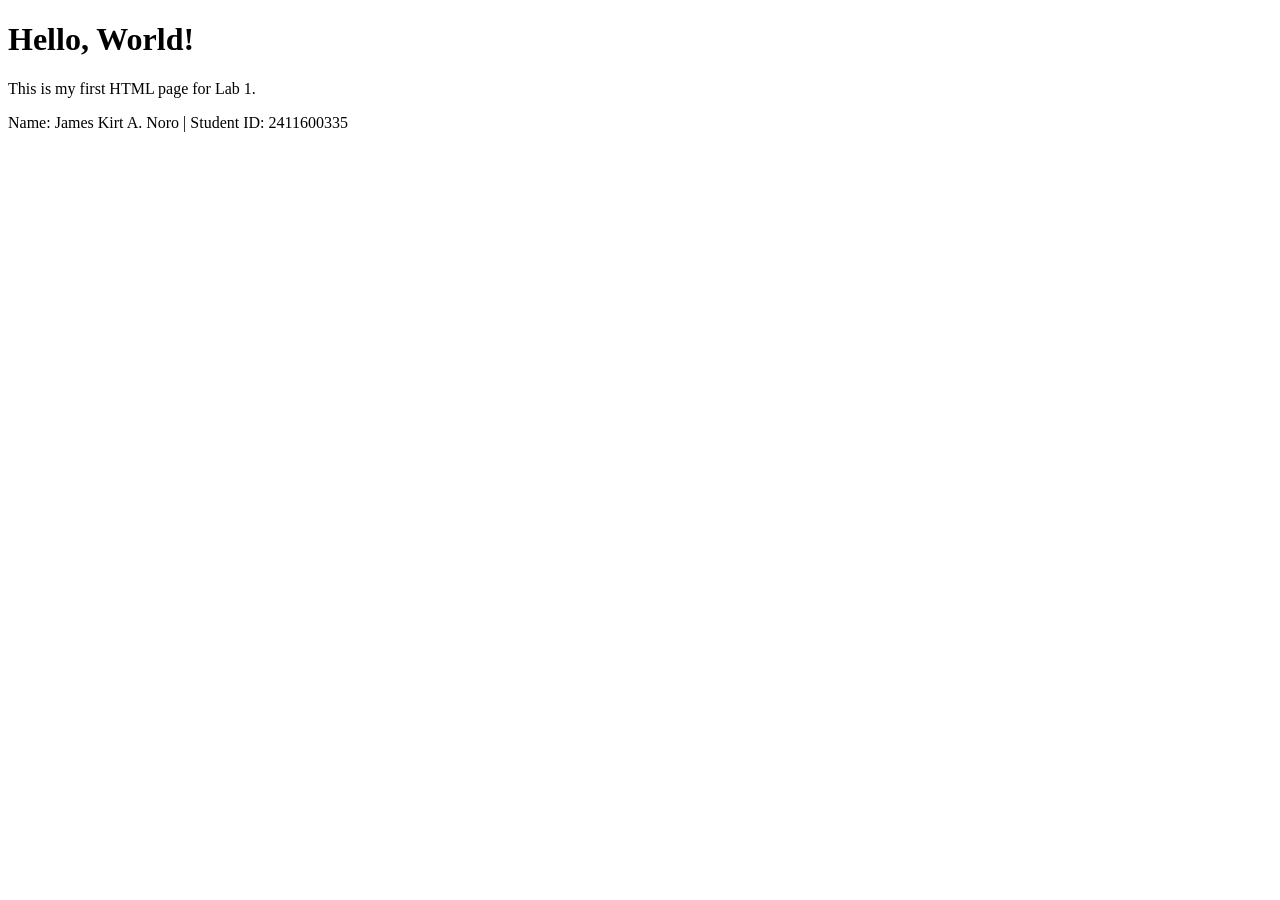
<file: index.html>
<!DOCTYPE html>
<html lang="en">
<head>
    <meta charset="UTF-8">
    <meta name="viewport" content="width=device-width, initial-scale=1.0">
    <title>My First HTML Page</title>
</head>
<body>
    <h1>Hello, World!</h1>
    <p>This is my first HTML page for Lab 1.</p>
    <p>Name: James Kirt A. Noro | Student ID: 2411600335</p>
</body>
</html>
</file>
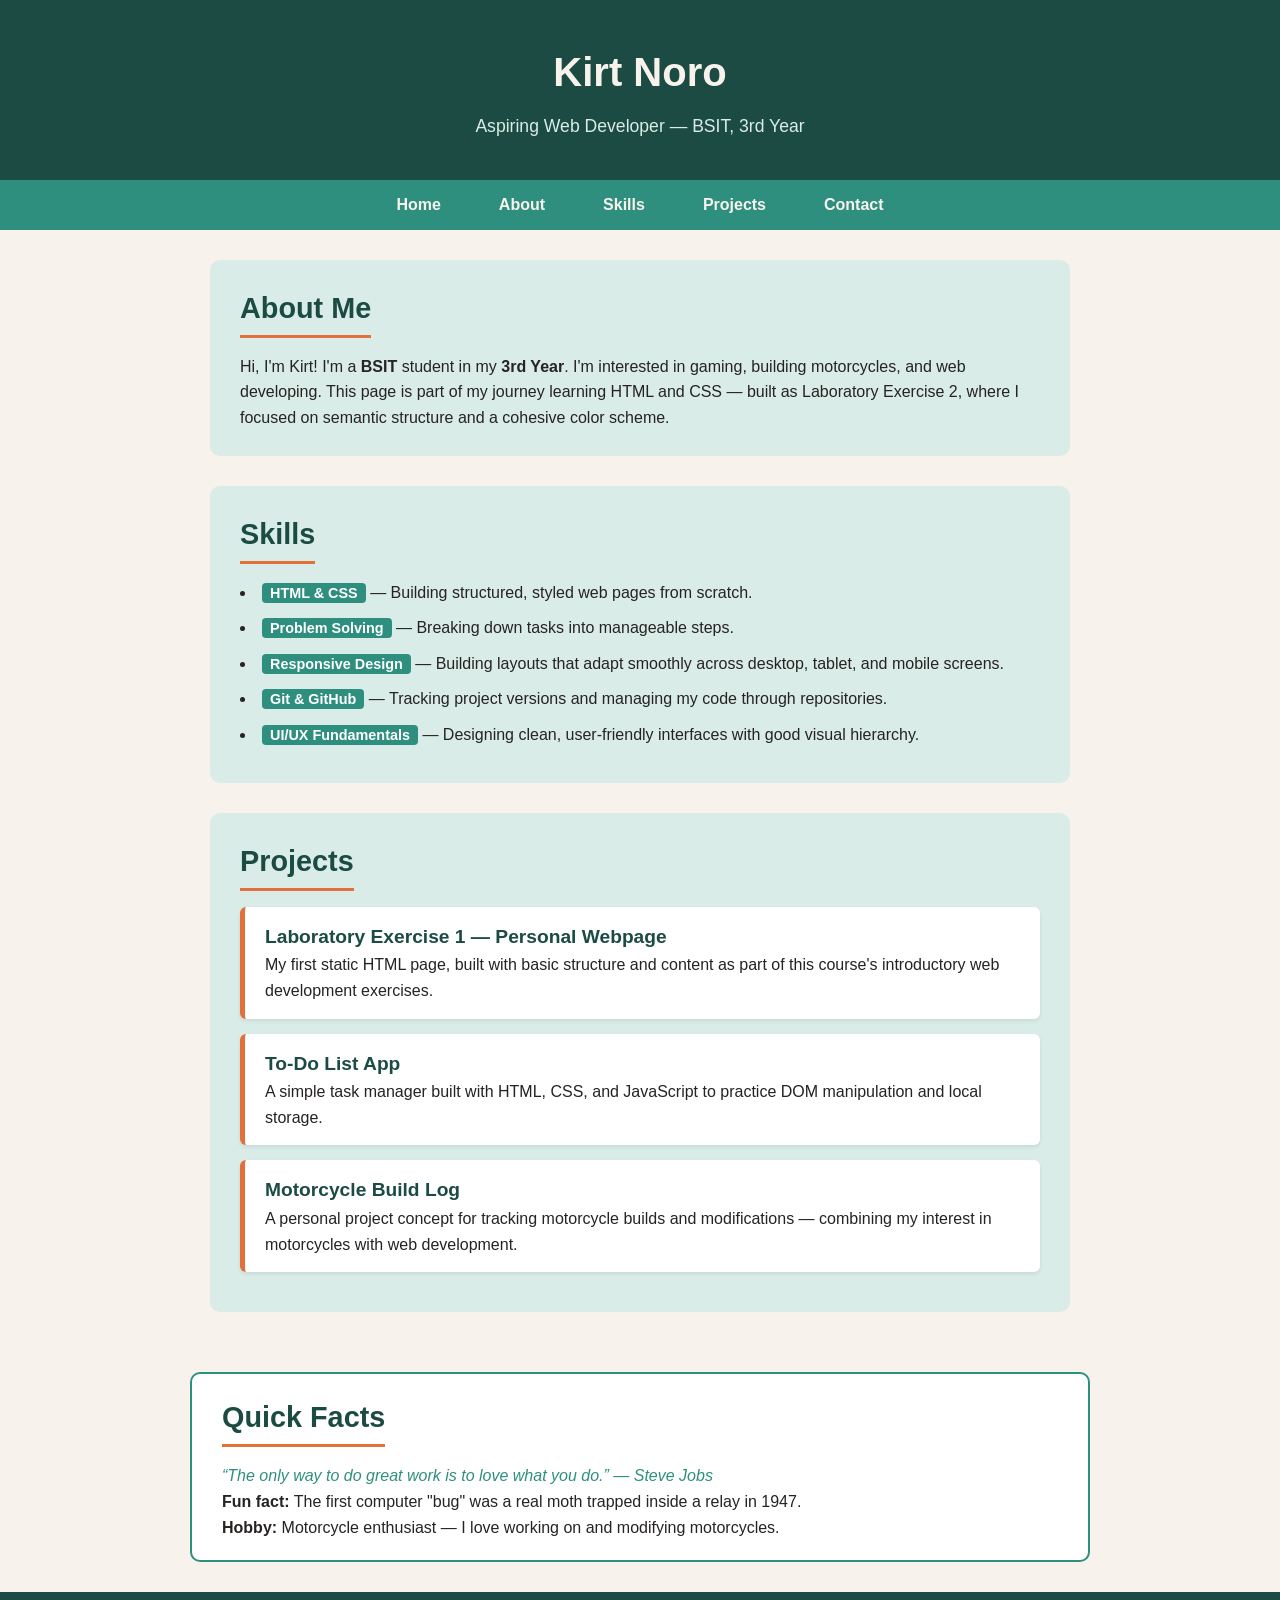
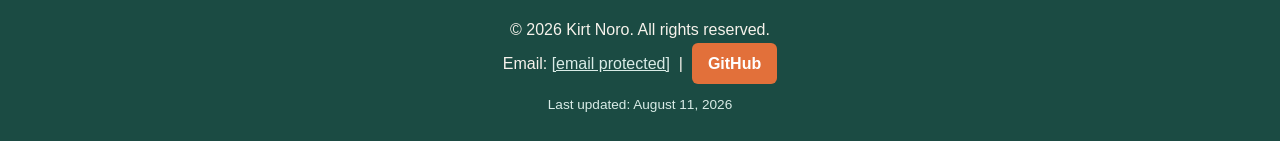
<file: lab2_2411600335/index.html>
<!DOCTYPE html>
<html lang="en">
<head>
  <meta charset="UTF-8">
  <meta name="viewport" content="width=device-width, initial-scale=1.0">
  <title>My Web Developer Portfolio - Kirt Noro</title>
  <link rel="stylesheet" href="style.css">
</head>
<body>

  <header>
    <h1>Kirt Noro</h1>
    <p class="tagline">Aspiring Web Developer &mdash; BSIT, 3rd Year</p>
  </header>

  <nav>
    <ul>
      <li><a href="#home">Home</a></li>
      <li><a href="#about">About</a></li>
      <li><a href="#skills">Skills</a></li>
      <li><a href="#projects">Projects</a></li>
      <li><a href="#contact">Contact</a></li>
    </ul>
  </nav>

  <main id="home">

    <section id="about">
      <h2>About Me</h2>
      <p>
        Hi, I'm Kirt! I'm a <strong>BSIT</strong> student in my
        <strong>3rd Year</strong>. I'm interested in
        gaming, building motorcycles, and web developing. This page is part of my
        journey learning HTML and CSS &mdash; built as Laboratory Exercise 2,
        where I focused on semantic structure and a cohesive color scheme.
      </p>
    </section>

    <section id="skills">
      <h2>Skills</h2>
      <ul>
        <li><span class="tag">HTML &amp; CSS</span> &mdash; Building structured, styled web pages from scratch.</li>
        <li><span class="tag">Problem Solving</span> &mdash; Breaking down tasks into manageable steps.</li>
        <li><span class="tag">Responsive Design</span> &mdash; Building layouts that adapt smoothly across desktop, tablet, and mobile screens.</li>
        <li><span class="tag">Git &amp; GitHub</span> &mdash; Tracking project versions and managing my code through repositories.</li>
        <li><span class="tag">UI/UX Fundamentals</span> &mdash; Designing clean, user-friendly interfaces with good visual hierarchy.</li>
      </ul>
    </section>

    <section id="projects">
      <h2>Projects</h2>

      <article class="card">
        <h3>Laboratory Exercise 1 &mdash; Personal Webpage</h3>
        <p>My first static HTML page, built with basic structure and content as part of this course's introductory web development exercises.</p>
      </article>

      <article class="card">
        <h3>To-Do List App</h3>
        <p>A simple task manager built with HTML, CSS, and JavaScript to practice DOM manipulation and local storage.</p>
      </article>

      <article class="card">
        <h3>Motorcycle Build Log</h3>
        <p>A personal project concept for tracking motorcycle builds and modifications &mdash; combining my interest in motorcycles with web development.</p>
      </article>

    </section>

  </main>

  <aside>
    <h2>Quick Facts</h2>
    <p class="quote">&ldquo;The only way to do great work is to love what you do.&rdquo; &mdash; Steve Jobs</p>
    <p><strong>Fun fact:</strong> The first computer "bug" was a real moth trapped inside a relay in 1947.</p>
    <p><strong>Hobby:</strong> Motorcycle enthusiast &mdash; I love working on and modifying motorcycles.</p>
  </aside>

  <footer id="contact">
    <p>&copy; 2026 Kirt Noro. All rights reserved.</p>
    <p>Email: <a href="mailto:[email protected]">[email protected]</a> &nbsp;|&nbsp; <a href="https://github.com/KirtJames" class="btn">GitHub</a>
    <p class="updated">Last updated: August 11, 2026</p>
  </footer>

</body>
</html>
</file>
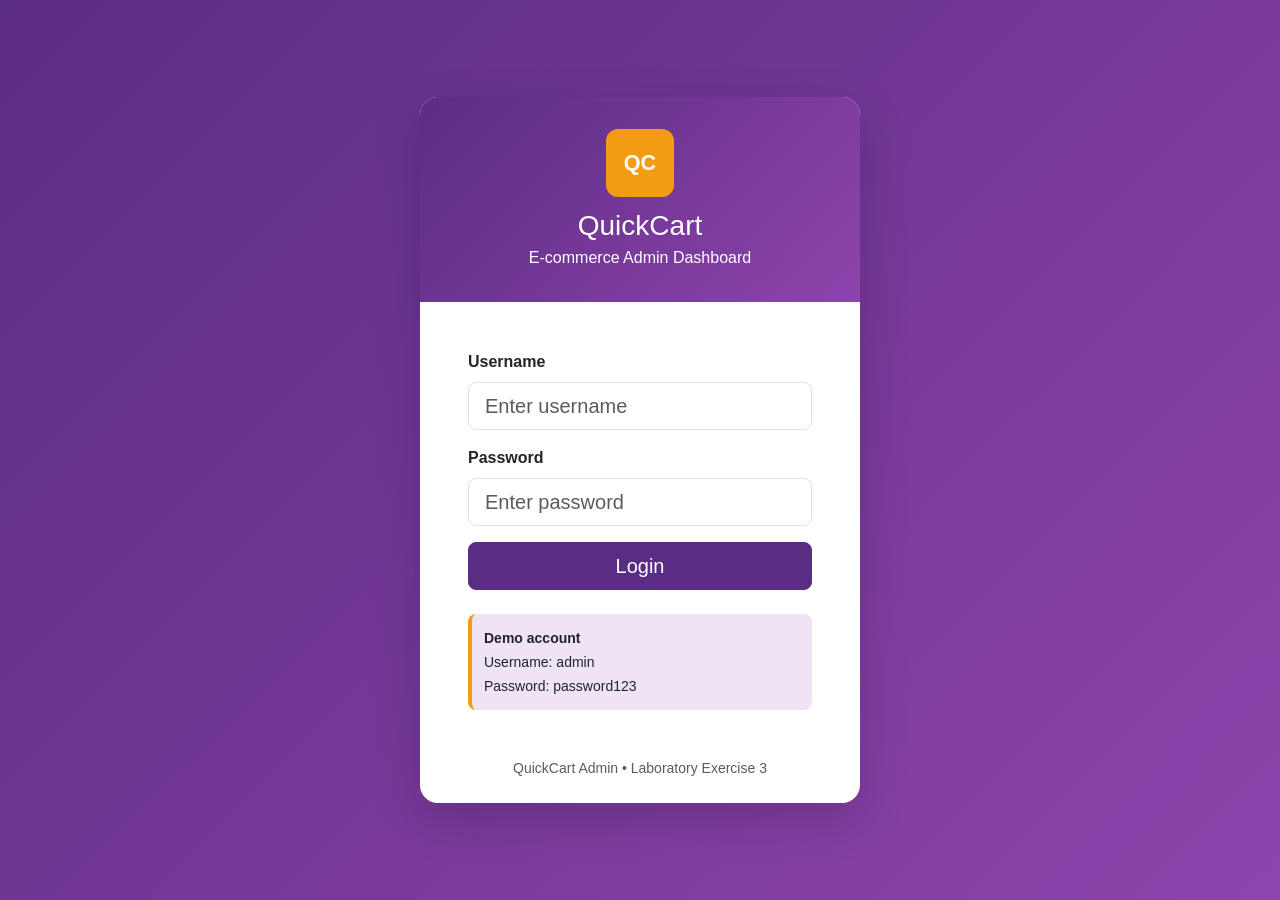
<file: lab3_2411600335/index.html>
<!DOCTYPE html>
<html lang="en">
<head>
  <meta charset="UTF-8">
  <meta name="viewport" content="width=device-width, initial-scale=1.0">
  <title>QuickCart | Login</title>
  <link href="https://cdn.jsdelivr.net/npm/bootstrap@5.3.3/dist/css/bootstrap.min.css" rel="stylesheet">
  <link rel="stylesheet" href="css/style.css">
</head>
<body class="login-page">
  <main class="container d-flex justify-content-center align-items-center min-vh-100 py-4">
    <section class="card login-card shadow-lg border-0">
      <header class="login-card-header text-center text-white">
        <div class="brand-icon">QC</div>
        <h1 class="h3 mb-1">QuickCart</h1>
        <p class="mb-0">E-commerce Admin Dashboard</p>
      </header>

      <div class="card-body p-4 p-md-5">
        <div id="loginFeedback"></div>

        <form id="loginForm">
          <div class="mb-3">
            <label for="username" class="form-label fw-semibold">Username</label>
            <input type="text" class="form-control form-control-lg" id="username"
                   placeholder="Enter username" autocomplete="username">
          </div>

          <div class="mb-3">
            <label for="password" class="form-label fw-semibold">Password</label>
            <input type="password" class="form-control form-control-lg" id="password"
                   placeholder="Enter password" autocomplete="current-password">
          </div>

          <button type="button" id="loginBtn" class="btn btn-primary btn-lg w-100">
            Login
          </button>
        </form>

        <div class="demo-box mt-4">
          <small><strong>Demo account</strong><br>Username: admin<br>Password: password123</small>
        </div>
      </div>

      <footer class="text-center small text-muted pb-4">
        QuickCart Admin • Laboratory Exercise 3
      </footer>
    </section>
  </main>

  <script src="js/login.js"></script>
</body>
</html>
</file>
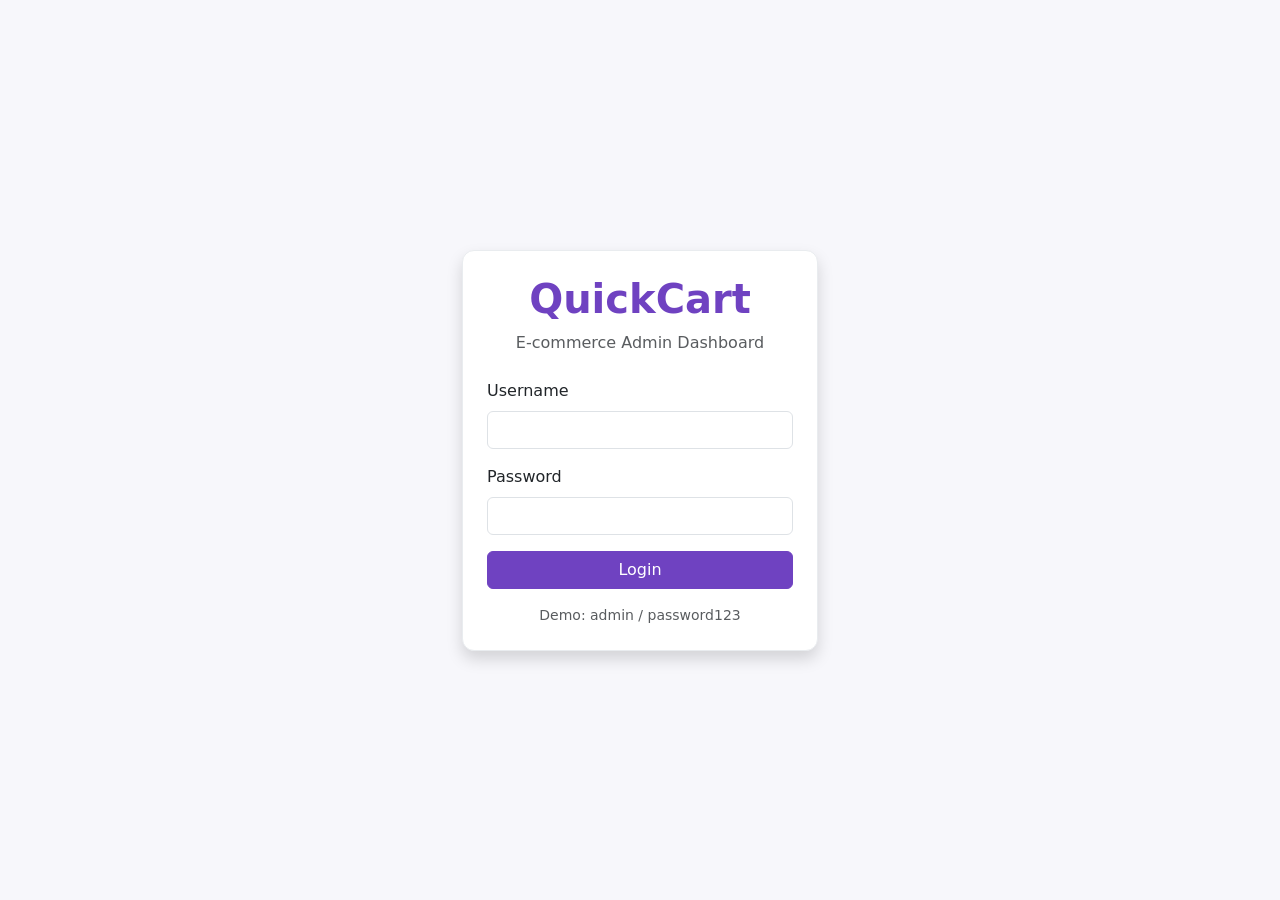
<file: lab4_2411600335/index.html>
<!DOCTYPE html>
<html lang="en">
<head>
<meta charset="UTF-8">
<meta name="viewport" content="width=device-width, initial-scale=1.0">
<title>QuickCart - Login</title>
<link href="https://cdn.jsdelivr.net/npm/bootstrap@5.3.3/dist/css/bootstrap.min.css" rel="stylesheet">
<link rel="stylesheet" href="css/style.css">
</head>
<body class="login-page">
<div class="container">
<div class="row justify-content-center align-items-center min-vh-100">
<div class="col-11 col-sm-8 col-md-5 col-lg-4">
<div class="card login-card shadow">
<div class="card-body p-4">
<div class="text-center mb-4">
<h1 class="brand-title">QuickCart</h1>
<p class="text-muted">E-commerce Admin Dashboard</p>
</div>
<form id="loginForm">
<div class="mb-3"><label for="username" class="form-label">Username</label><input id="username" class="form-control" required></div>
<div class="mb-3"><label for="password" class="form-label">Password</label><input type="password" id="password" class="form-control" required></div>
<div id="loginMessage" class="alert d-none"></div>
<button class="btn btn-primary w-100" type="submit">Login</button>
</form>
<p class="small text-muted text-center mt-3 mb-0">Demo: admin / password123</p>
</div></div></div></div></div>
<script src="js/login.js"></script>
</body>
</html>
</file>
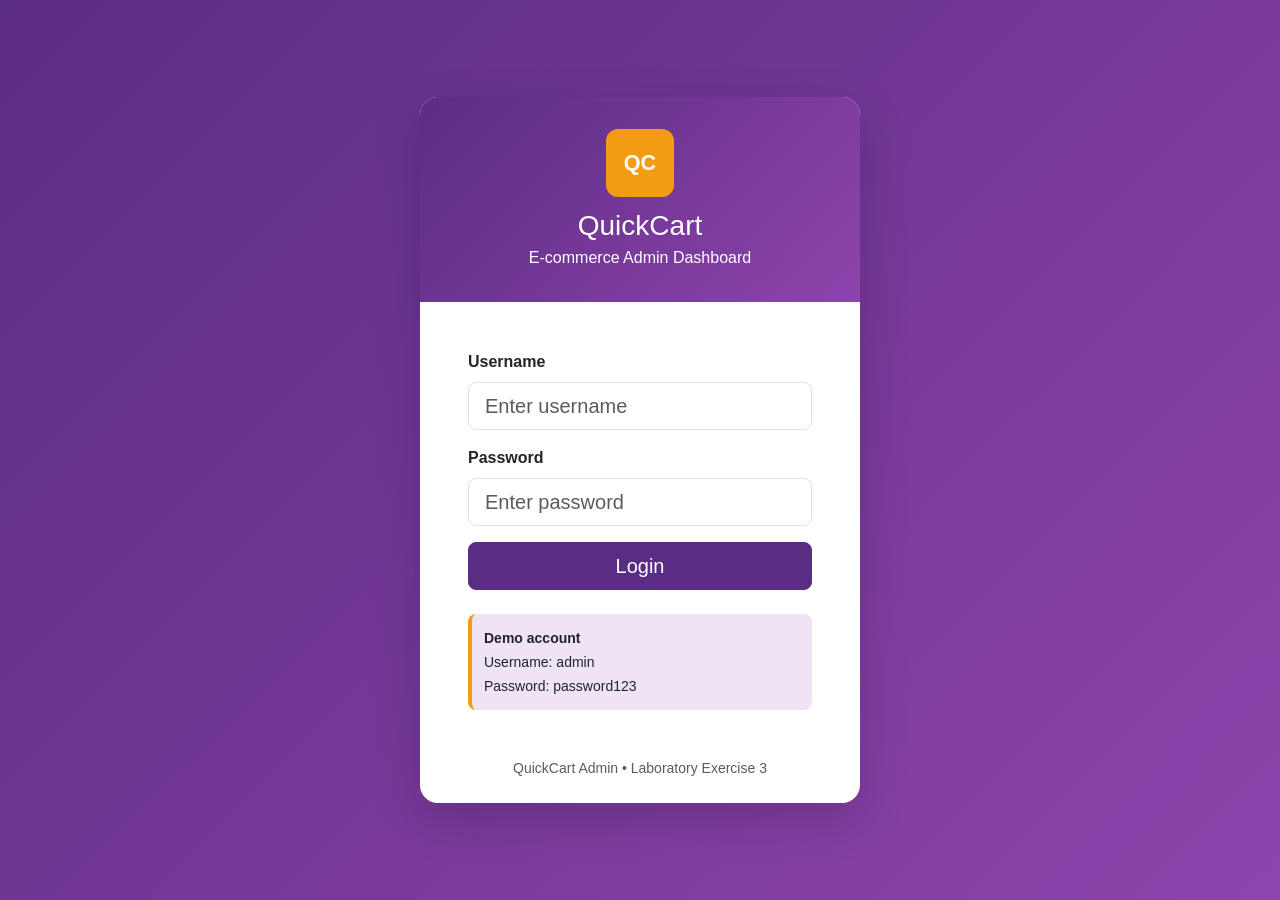
<file: lab3_2411600335/dashboard.html>
<!DOCTYPE html>
<html lang="en">
<head>
  <meta charset="UTF-8">
  <meta name="viewport" content="width=device-width, initial-scale=1.0">
  <title>QuickCart | Dashboard</title>
  <link href="https://cdn.jsdelivr.net/npm/bootstrap@5.3.3/dist/css/bootstrap.min.css" rel="stylesheet">
  <link rel="stylesheet" href="css/style.css">
</head>
<body class="dashboard-page">

<header>
  <nav class="navbar navbar-expand-lg navbar-dark custom-navbar">
    <div class="container-fluid">
      <a class="navbar-brand fw-bold" href="#">
        <span class="brand-mini">QC</span> QuickCart
      </a>
      <button class="navbar-toggler" type="button" data-bs-toggle="collapse"
              data-bs-target="#mainNavbar" aria-controls="mainNavbar"
              aria-expanded="false" aria-label="Toggle navigation">
        <span class="navbar-toggler-icon"></span>
      </button>
      <div class="collapse navbar-collapse" id="mainNavbar">
        <div class="ms-auto d-flex align-items-center gap-3 text-white">
          <span id="navUser">Admin</span>
          <button id="logoutBtn" class="btn btn-sm btn-outline-light">Logout</button>
        </div>
      </div>
    </div>
  </nav>
</header>

<div class="container-fluid">
  <div class="row">
    <aside class="col-lg-2 sidebar p-0">
      <nav class="p-3">
        <p class="sidebar-label">MENU</p>
        <ul class="nav flex-column gap-1">
          <li class="nav-item"><a class="nav-link active" href="#">Dashboard</a></li>
          <li class="nav-item"><a class="nav-link" href="#">Products</a></li>
          <li class="nav-item"><a class="nav-link" href="#">Orders</a></li>
          <li class="nav-item"><a class="nav-link" href="#">Customers</a></li>
          <li class="nav-item"><a class="nav-link" href="#">Reports</a></li>
        </ul>
      </nav>
    </aside>

    <main class="col-lg-10 px-3 px-md-4 py-4">
      <section class="welcome-bar d-flex flex-column flex-md-row justify-content-between align-items-md-center mb-4">
        <div>
          <p class="text-muted mb-1" id="greeting">Good day</p>
          <h1 class="h3 fw-bold mb-1">Welcome, <span id="userGreeting">Admin</span>!</h1>
          <p class="text-muted mb-0">Here is what is happening with your store today.</p>
        </div>
        <div class="date-pill mt-3 mt-md-0" id="todayDate"></div>
      </section>

      <section aria-label="Store statistics">
        <div class="row g-3 mb-4">
          <div class="col-sm-6 col-xl-3">
            <article class="card stat-card h-100">
              <div class="card-body">
                <p class="stat-label" id="stat1-title">Total Orders</p>
                <h2 class="stat-value" id="stat1-value">0</h2>
                <small class="text-success">↑ 12% from last week</small>
              </div>
            </article>
          </div>
          <div class="col-sm-6 col-xl-3">
            <article class="card stat-card h-100">
              <div class="card-body">
                <p class="stat-label" id="stat2-title">Revenue</p>
                <h2 class="stat-value" id="stat2-value">₱0</h2>
                <small class="text-success">↑ 8% from last week</small>
              </div>
            </article>
          </div>
          <div class="col-sm-6 col-xl-3">
            <article class="card stat-card h-100">
              <div class="card-body">
                <p class="stat-label" id="stat3-title">Customers</p>
                <h2 class="stat-value" id="stat3-value">0</h2>
                <small class="text-success">↑ 5% from last week</small>
              </div>
            </article>
          </div>
          <div class="col-sm-6 col-xl-3">
            <article class="card stat-card h-100">
              <div class="card-body">
                <p class="stat-label" id="stat4-title">Return Rate</p>
                <h2 class="stat-value" id="stat4-value">0%</h2>
                <small class="text-warning">Needs monitoring</small>
              </div>
            </article>
          </div>
        </div>
      </section>

      <section class="row g-4">
        <div class="col-xl-8">
          <article class="card dashboard-card h-100">
            <header class="card-header bg-white border-0 pt-4 px-4">
              <h2 class="h5 fw-bold mb-0">Recent Activity</h2>
            </header>
            <div class="card-body px-4">
              <div class="table-responsive">
                <table class="table table-hover align-middle">
                  <thead>
                    <tr>
                      <th>Date</th>
                      <th>Activity</th>
                      <th>Status</th>
                    </tr>
                  </thead>
                  <tbody id="activityTableBody"></tbody>
                </table>
              </div>
            </div>
          </article>
        </div>

        <div class="col-xl-4">
          <article class="card dashboard-card h-100">
            <header class="card-header bg-white border-0 pt-4 px-4">
              <h2 class="h5 fw-bold mb-0">Quick Actions</h2>
            </header>
            <div class="card-body px-4">
              <div class="d-grid gap-2">
                <button class="btn btn-primary">Add Product</button>
                <button class="btn btn-outline-primary">View Orders</button>
                <button class="btn btn-outline-primary">Customer List</button>
                <button class="btn btn-outline-primary">Generate Report</button>
              </div>
              <div class="alert alert-info mt-4 mb-0">
                <strong>Tip:</strong> Check today's orders regularly to keep your store updated.
              </div>
            </div>
          </article>
        </div>
      </section>
    </main>
  </div>
</div>

<footer class="text-center py-3 text-muted small">
  QuickCart E-commerce Admin Dashboard • Laboratory Exercise 3
</footer>

<script src="https://cdn.jsdelivr.net/npm/bootstrap@5.3.3/dist/js/bootstrap.bundle.min.js"></script>
<script src="js/dashboard.js"></script>
</body>
</html>
</file>
<file: lab2_2411600335/style.css>
/* =====================================================
   COLOR SCHEME — "Teal & Coral" (Complementary Harmony)
   Primary:      #1B4B43  (deep teal)
   Secondary:    #2F8F7F  (teal)
   Background:   #F7F3EC  (warm off-white)
   Text:         #262322  (near-black warm)
   Accent:       #E2703A  (coral orange)
   Light Accent: #D9ECE7  (light teal)
   ===================================================== */

* {
  margin: 0;
  padding: 0;
  box-sizing: border-box;
}

body {
  font-family: 'Segoe UI', Verdana, Arial, sans-serif;
  background-color: #F7F3EC;
  color: #262322;
  margin: 0;
  padding: 0;
  line-height: 1.6;
}

/* ---------- HEADER ---------- */
header {
  background-color: #1B4B43;
  color: #F7F3EC;
  padding: 40px 20px;
  text-align: center;
}

header h1 {
  margin: 0;
  font-size: 2.5rem;
  font-weight: 700;
  color: #F7F3EC;
}

.tagline {
  margin-top: 8px;
  font-size: 1.1rem;
  color: #D9ECE7;
}

/* ---------- NAVIGATION ---------- */
nav {
  background-color: #2F8F7F;
  padding: 12px 0;
}

nav ul {
  display: flex;
  justify-content: center;
  flex-wrap: wrap;
  gap: 30px;
  list-style: none;
  margin: 0;
  padding: 0;
}

nav a {
  color: #F7F3EC;
  text-decoration: none;
  padding: 8px 14px;
  border-radius: 4px;
  font-weight: 600;
  transition: background-color 0.2s ease, color 0.2s ease;
}

nav a:hover {
  background-color: #E2703A;
  color: #FFFFFF;
}

/* ---------- HEADINGS ---------- */
h1, h2, h3 {
  color: #1B4B43;
  font-weight: 700;
}

h2 {
  font-size: 1.8rem;
  margin-bottom: 16px;
  border-bottom: 3px solid #E2703A;
  display: inline-block;
  padding-bottom: 4px;
}

h3 {
  font-size: 1.2rem;
  margin-top: 0;
}

/* ---------- MAIN / SECTIONS ---------- */
main {
  max-width: 900px;
  margin: 0 auto;
  padding: 30px 20px;
}

section {
  background-color: #D9ECE7;
  padding: 25px 30px;
  margin-bottom: 30px;
  border-radius: 10px;
}

/* ---------- CUSTOM CLASSES ---------- */
.tag {
  background-color: #2F8F7F;
  color: #FFFFFF;
  padding: 2px 8px;
  border-radius: 4px;
  font-size: 0.9rem;
  font-weight: 600;
}

.card {
  background-color: #FFFFFF;
  border-left: 5px solid #E2703A;
  padding: 15px 20px;
  margin-bottom: 15px;
  border-radius: 6px;
  box-shadow: 0 2px 4px rgba(0, 0, 0, 0.08);
}

.btn {
  display: inline-block;
  background-color: #E2703A;
  color: #FFFFFF !important;
  padding: 8px 16px;
  border-radius: 6px;
  text-decoration: none;
  font-weight: 600;
  transition: background-color 0.2s ease;
}

.btn:hover {
  background-color: #c65c2a;
}

/* ---------- LISTS ---------- */
ul, li {
  list-style-position: inside;
}

#skills ul {
  padding-left: 0;
}

#skills li {
  margin-bottom: 10px;
}

/* ---------- ASIDE ---------- */
aside {
  max-width: 900px;
  margin: 0 auto 30px auto;
  background-color: #FFFFFF;
  border: 2px solid #2F8F7F;
  padding: 20px 30px;
  border-radius: 10px;
}

.quote {
  font-style: italic;
  color: #2F8F7F;
}

/* ---------- FOOTER ---------- */
footer {
  background-color: #1B4B43;
  color: #F7F3EC;
  text-align: center;
  padding: 25px 20px;
}

footer a {
  color: #D9ECE7;
}

.updated {
  font-size: 0.85rem;
  color: #D9ECE7;
  margin-top: 10px;
}

/* ---------- RESPONSIVE ---------- */
@media (max-width: 600px) {
  nav ul {
    flex-direction: column;
    align-items: center;
    gap: 10px;
  }
}
</file>
<file: lab3_2411600335/css/style.css>
:root {
  --theme-primary: #5b2c83;
  --theme-secondary: #8e44ad;
  --theme-accent: #f39c12;
  --theme-background: #f6f2fa;
  --theme-light: #eee4f5;
  --theme-text: #292331;
  --theme-success: #198754;
  --theme-danger: #dc3545;
}

* {
  box-sizing: border-box;
}

body {
  margin: 0;
  background-color: var(--theme-background);
  color: var(--theme-text);
  font-family: Arial, Helvetica, sans-serif;
}

.login-page {
  background: linear-gradient(135deg, #5b2c83, #8e44ad);
}

.login-card {
  width: 100%;
  max-width: 440px;
  border-radius: 18px;
  overflow: hidden;
}

.login-card-header {
  background: linear-gradient(135deg, var(--theme-primary), var(--theme-secondary));
  padding: 2rem;
}

.brand-icon,
.brand-mini {
  display: inline-flex;
  align-items: center;
  justify-content: center;
  background: var(--theme-accent);
  color: #fff;
  font-weight: 800;
  border-radius: 12px;
}

.brand-icon {
  width: 68px;
  height: 68px;
  font-size: 1.35rem;
  margin-bottom: 12px;
}

.brand-mini {
  width: 32px;
  height: 32px;
  font-size: .8rem;
  margin-right: 7px;
  vertical-align: middle;
}

.demo-box {
  background: var(--theme-light);
  border-left: 4px solid var(--theme-accent);
  border-radius: 8px;
  padding: 12px;
}

.custom-navbar {
  background: linear-gradient(90deg, var(--theme-primary), var(--theme-secondary));
}

.sidebar {
  min-height: calc(100vh - 56px);
  background: #fff;
  border-right: 1px solid #e4ddea;
}

.sidebar-label {
  font-size: .75rem;
  font-weight: 700;
  color: #8a8191;
  letter-spacing: 1px;
}

.sidebar .nav-link {
  color: #62596a;
  border-radius: 8px;
  padding: 10px 12px;
}

.sidebar .nav-link:hover,
.sidebar .nav-link.active {
  background-color: var(--theme-light);
  color: var(--theme-primary);
  font-weight: 600;
}

.welcome-bar {
  border-bottom: 1px solid #e6dfeb;
  padding-bottom: 20px;
}

.date-pill {
  background: #fff;
  border: 1px solid #e4ddea;
  border-radius: 999px;
  padding: 9px 14px;
  font-size: .9rem;
}

.stat-card,
.dashboard-card {
  border: 1px solid #e5dfea;
  border-radius: 14px;
  box-shadow: 0 4px 15px rgba(60, 30, 80, .06);
}

.stat-card {
  transition: transform .2s ease, box-shadow .2s ease;
}

.stat-card:hover {
  transform: translateY(-4px);
  box-shadow: 0 8px 20px rgba(60, 30, 80, .12);
}

.stat-label {
  color: #756b7c;
  margin-bottom: 8px;
  font-weight: 600;
}

.stat-value {
  font-size: 1.8rem;
  font-weight: 800;
  margin-bottom: 8px;
}

.dashboard-card .card-header {
  border-radius: 14px 14px 0 0;
}

.btn-primary {
  background-color: var(--theme-primary);
  border-color: var(--theme-primary);
}

.btn-primary:hover {
  background-color: #472267;
  border-color: #472267;
}

.form-control:focus {
  border-color: var(--theme-secondary);
  box-shadow: 0 0 0 .2rem rgba(142, 68, 173, .15);
}

@media (max-width: 991.98px) {
  .sidebar {
    min-height: auto;
    border-right: 0;
    border-bottom: 1px solid #e4ddea;
  }

  .sidebar .nav {
    flex-direction: row !important;
    flex-wrap: wrap;
  }

  .sidebar .nav-link {
    display: inline-block;
  }
}

@media (max-width: 575.98px) {
  .login-card-header {
    padding: 1.5rem;
  }

  .stat-value {
    font-size: 1.5rem;
  }
}
</file>
<file: lab4_2411600335/css/style.css>
body{background:#f7f7fb;color:#212529}.dashboard-navbar{background:#fff;border-bottom:1px solid #e9ecef}.dashboard-navbar .navbar-brand,.brand-title{color:#6f42c1}.login-page{background:#f7f7fb}.login-card{border:0;border-radius:16px}.brand-title{font-weight:700}.card{border:1px solid #e9ecef;border-radius:12px}.stat-card{border-left:4px solid #6f42c1}.chart-card .card-title{font-weight:600}.chart-container{position:relative;height:320px}.chart-container-tall{height:360px}.low-stock-row{background:#fff8e1}.out-of-stock-row{background:#fff1f2}.form-control:focus,.form-select:focus{border-color:#6f42c1;box-shadow:0 0 0 .2rem rgba(111,66,193,.15)}.btn-primary{background:#6f42c1;border-color:#6f42c1}.btn-primary:hover{background:#59359a;border-color:#59359a}@media(max-width:576px){.chart-container{height:260px}.chart-container-tall{height:300px}main{padding-left:12px!important;padding-right:12px!important}.table{font-size:.9rem}}
</file>
